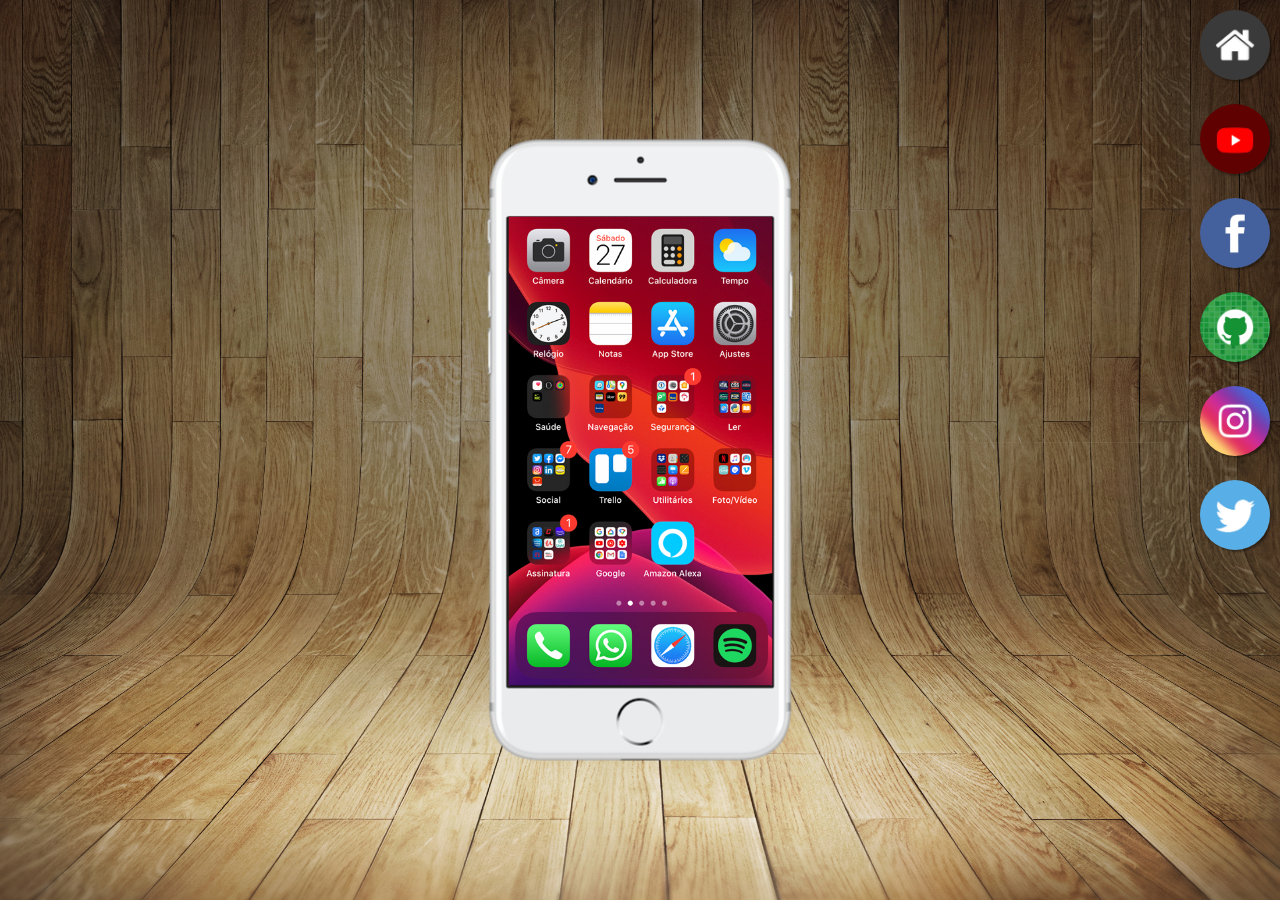
<file: index.html>
<!DOCTYPE html>
<html lang="pt-br">
<head>
    <meta charset="UTF-8">
    <meta name="viewport" content="width=device-width, initial-scale=1.0">
    <link rel="shortcut icon" href="favicon.ico" type="image/x-icon">
    <link rel="stylesheet" href="estilos/style.css">
    <title>Projeto Social</title>
</head>
<body>
    <main>
        <section id="tel">
            <iframe name="tela" id="tela" src="home.html" frameborder="0"></iframe>
        </section>

        <section id="redes">
            <a href="home.html" target="tela"><img src="imagens/logo-home.jpg" alt=""></a><br>
            <a href="yt.html" target="tela"><img src="imagens/logo-youtube.jpg" alt=""></a><br>
            <a href="face.html" target="tela"><img src="imagens/logo-facebook.jpg" alt=""></a><br>
            <a href="git.html" target="tela"><img src="imagens/logo-github.jpg" alt=""></a><br>
            <a href="insta.html" target="tela"><img src="imagens/logo-instagram.jpg" alt=""></a><br>
            <a href="twitter.html" target="tela"><img src="imagens/logo-twitter.jpg" alt=""></a>
        </section>
    </main>
    
</body>
</html>
</file>
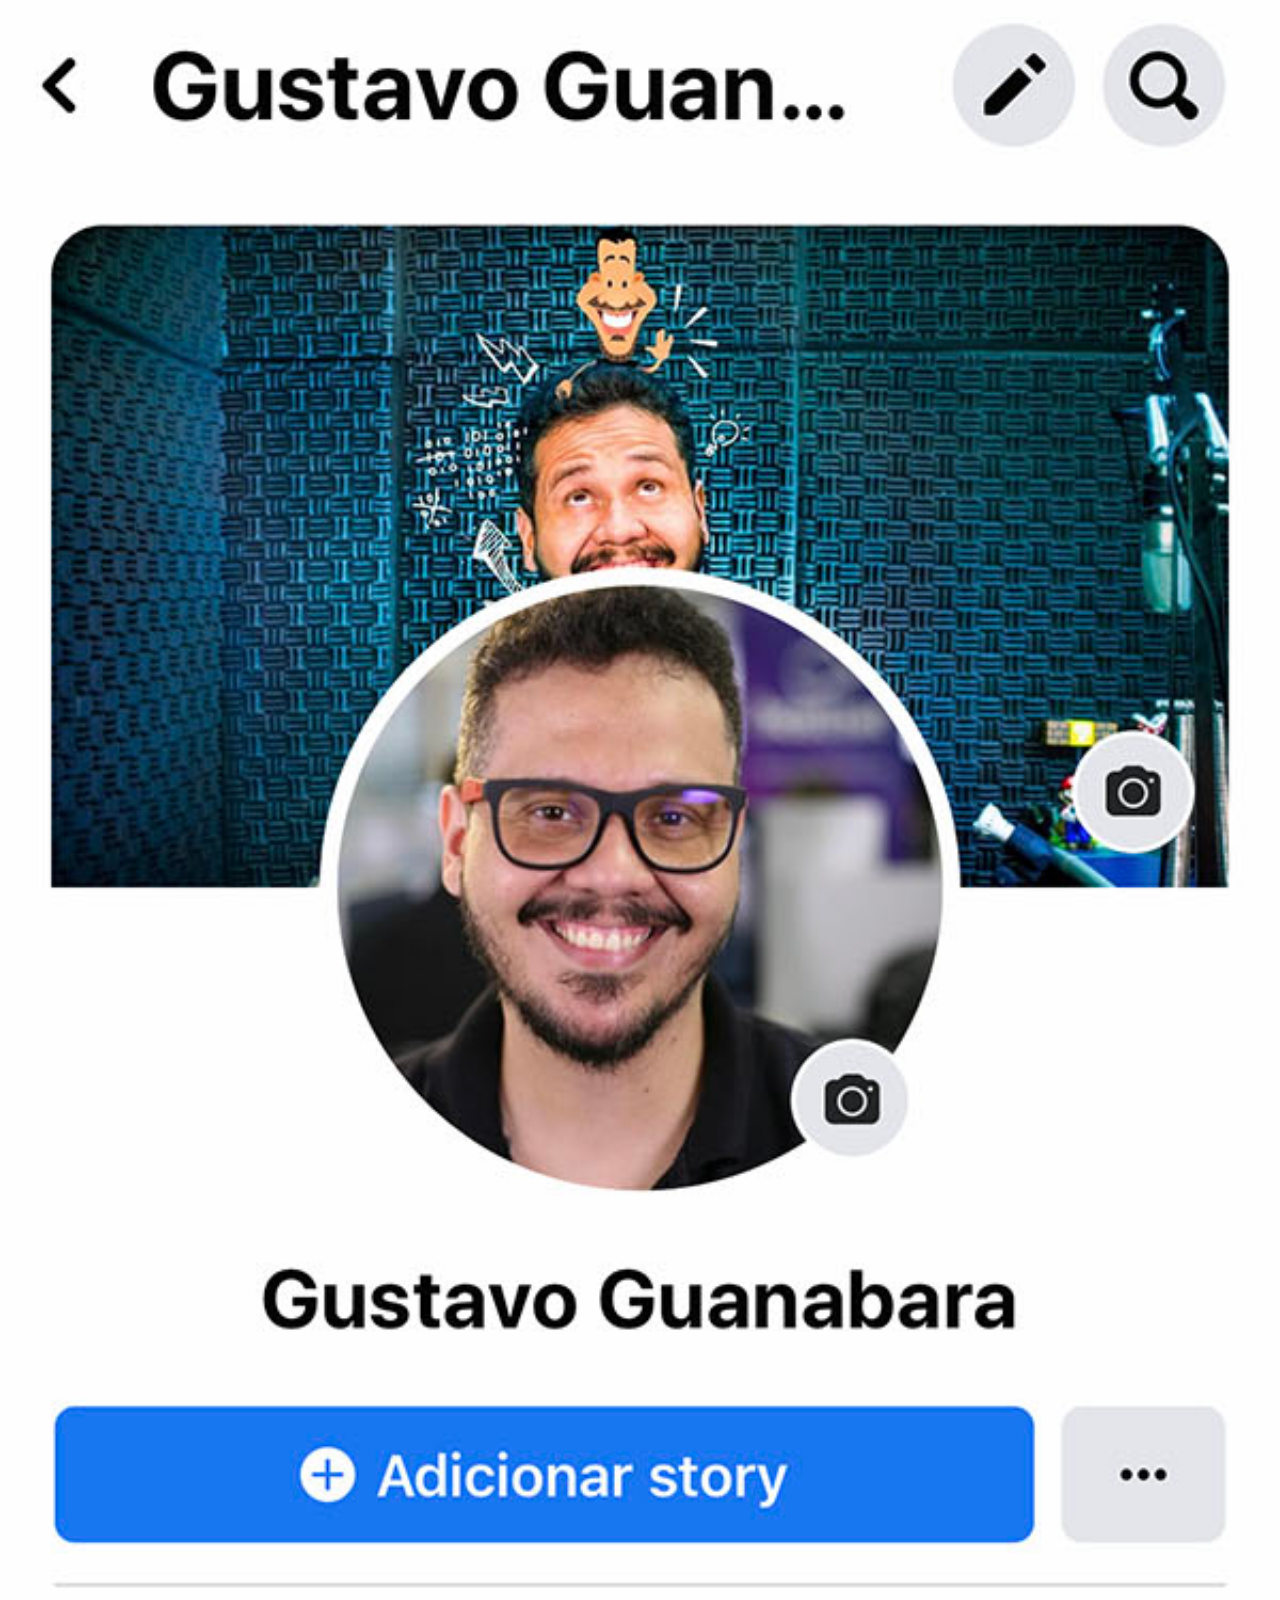
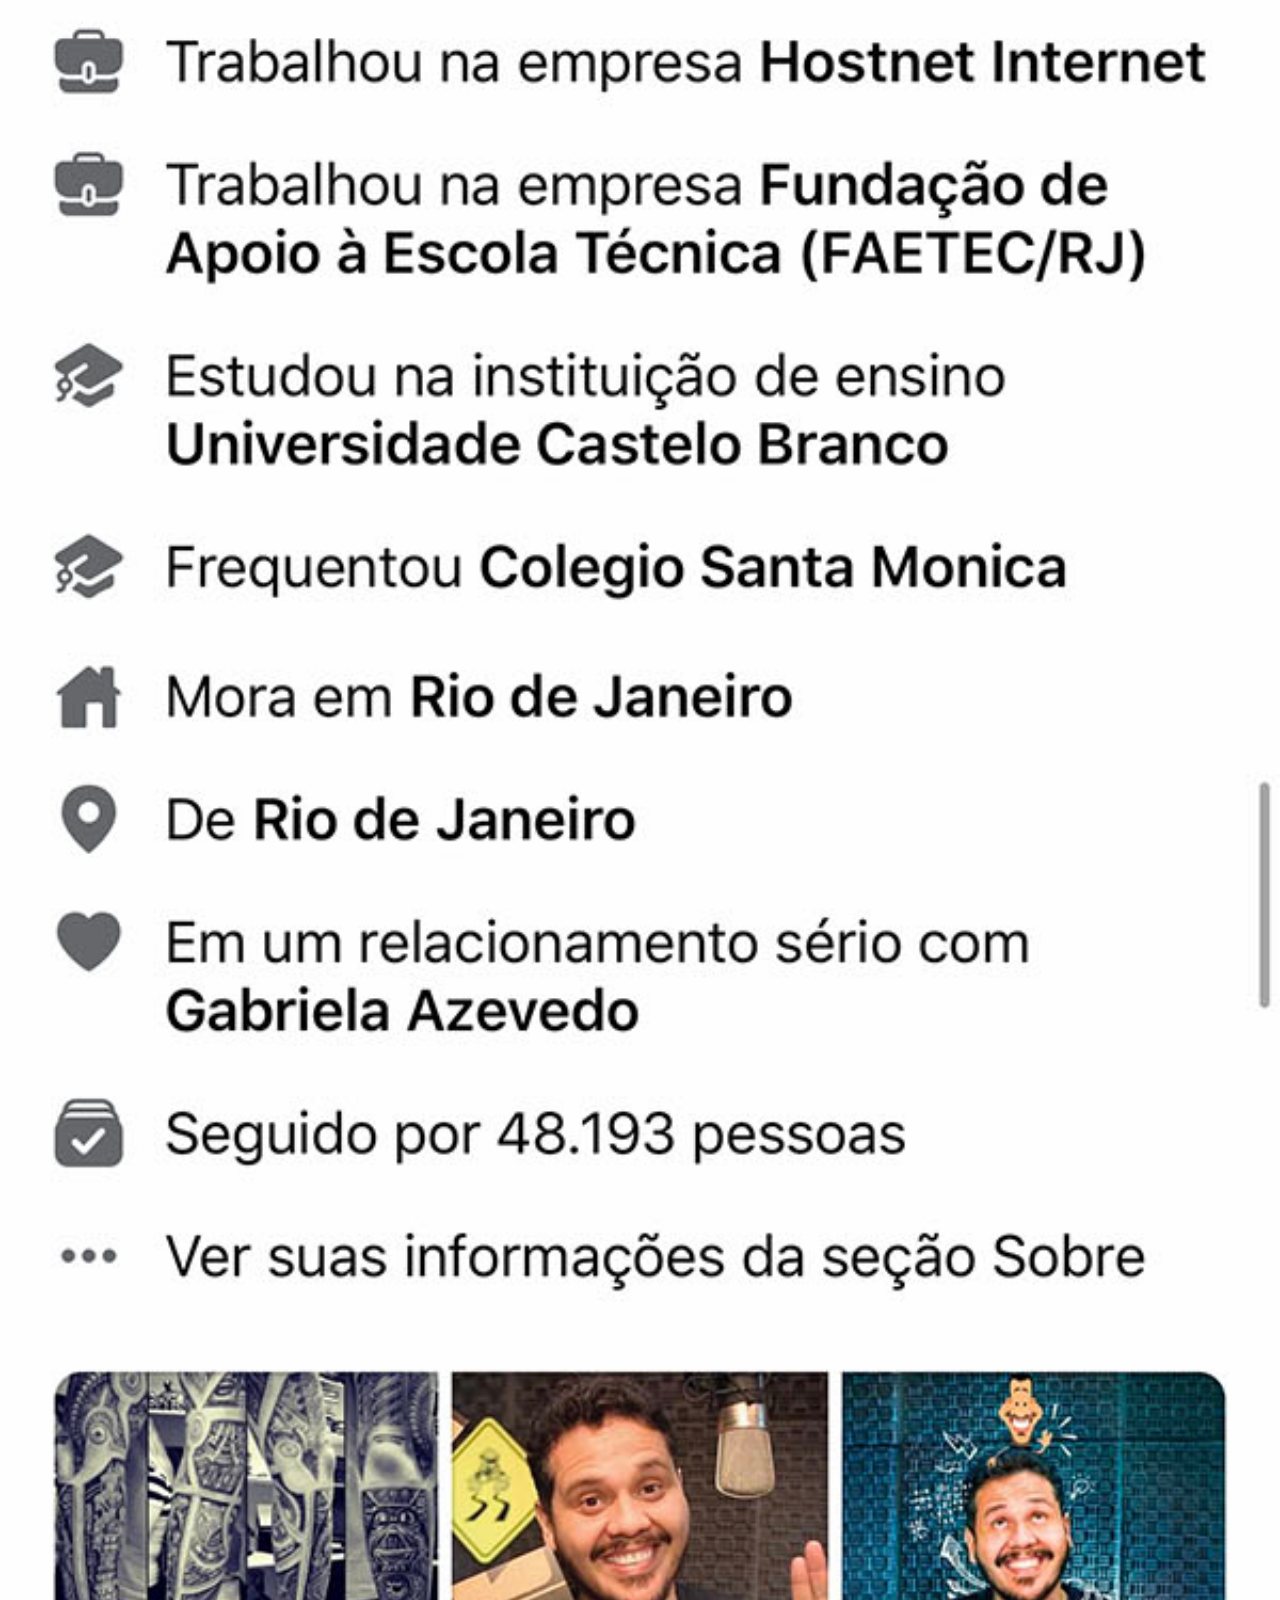
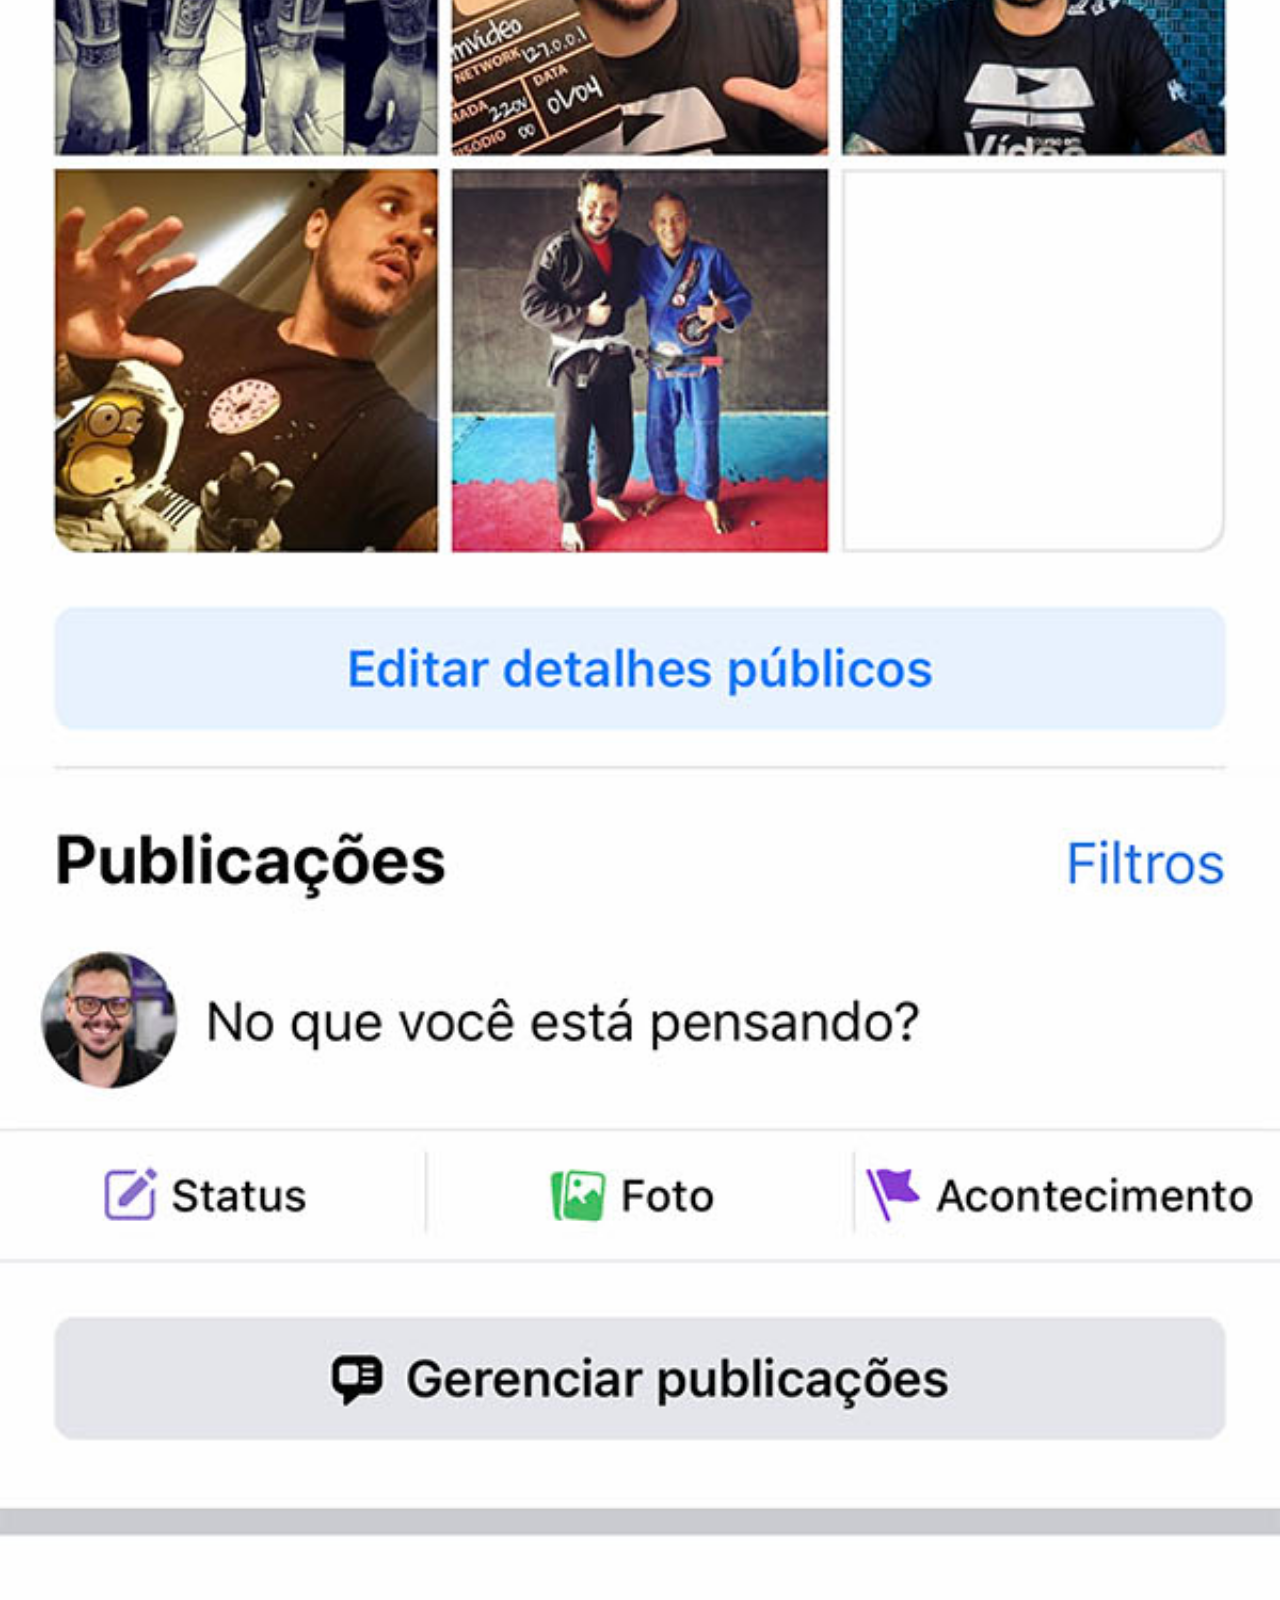
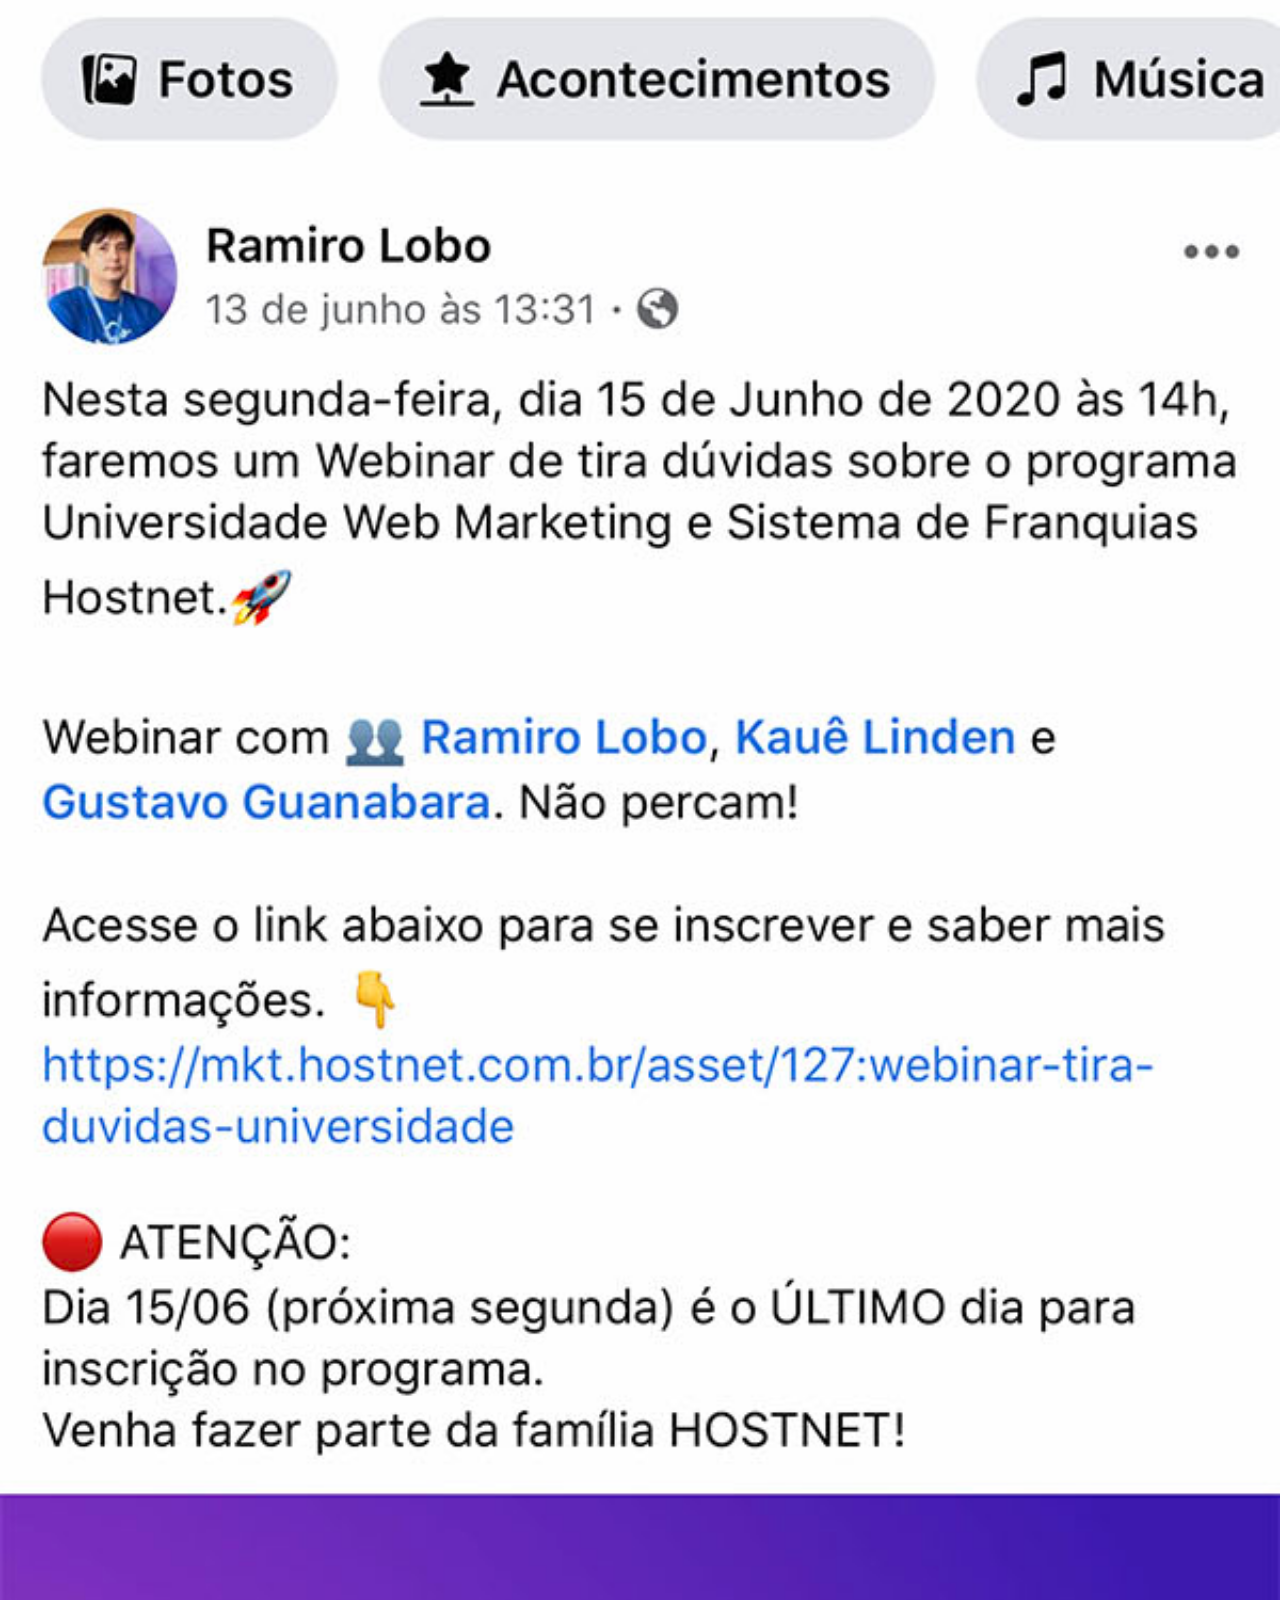
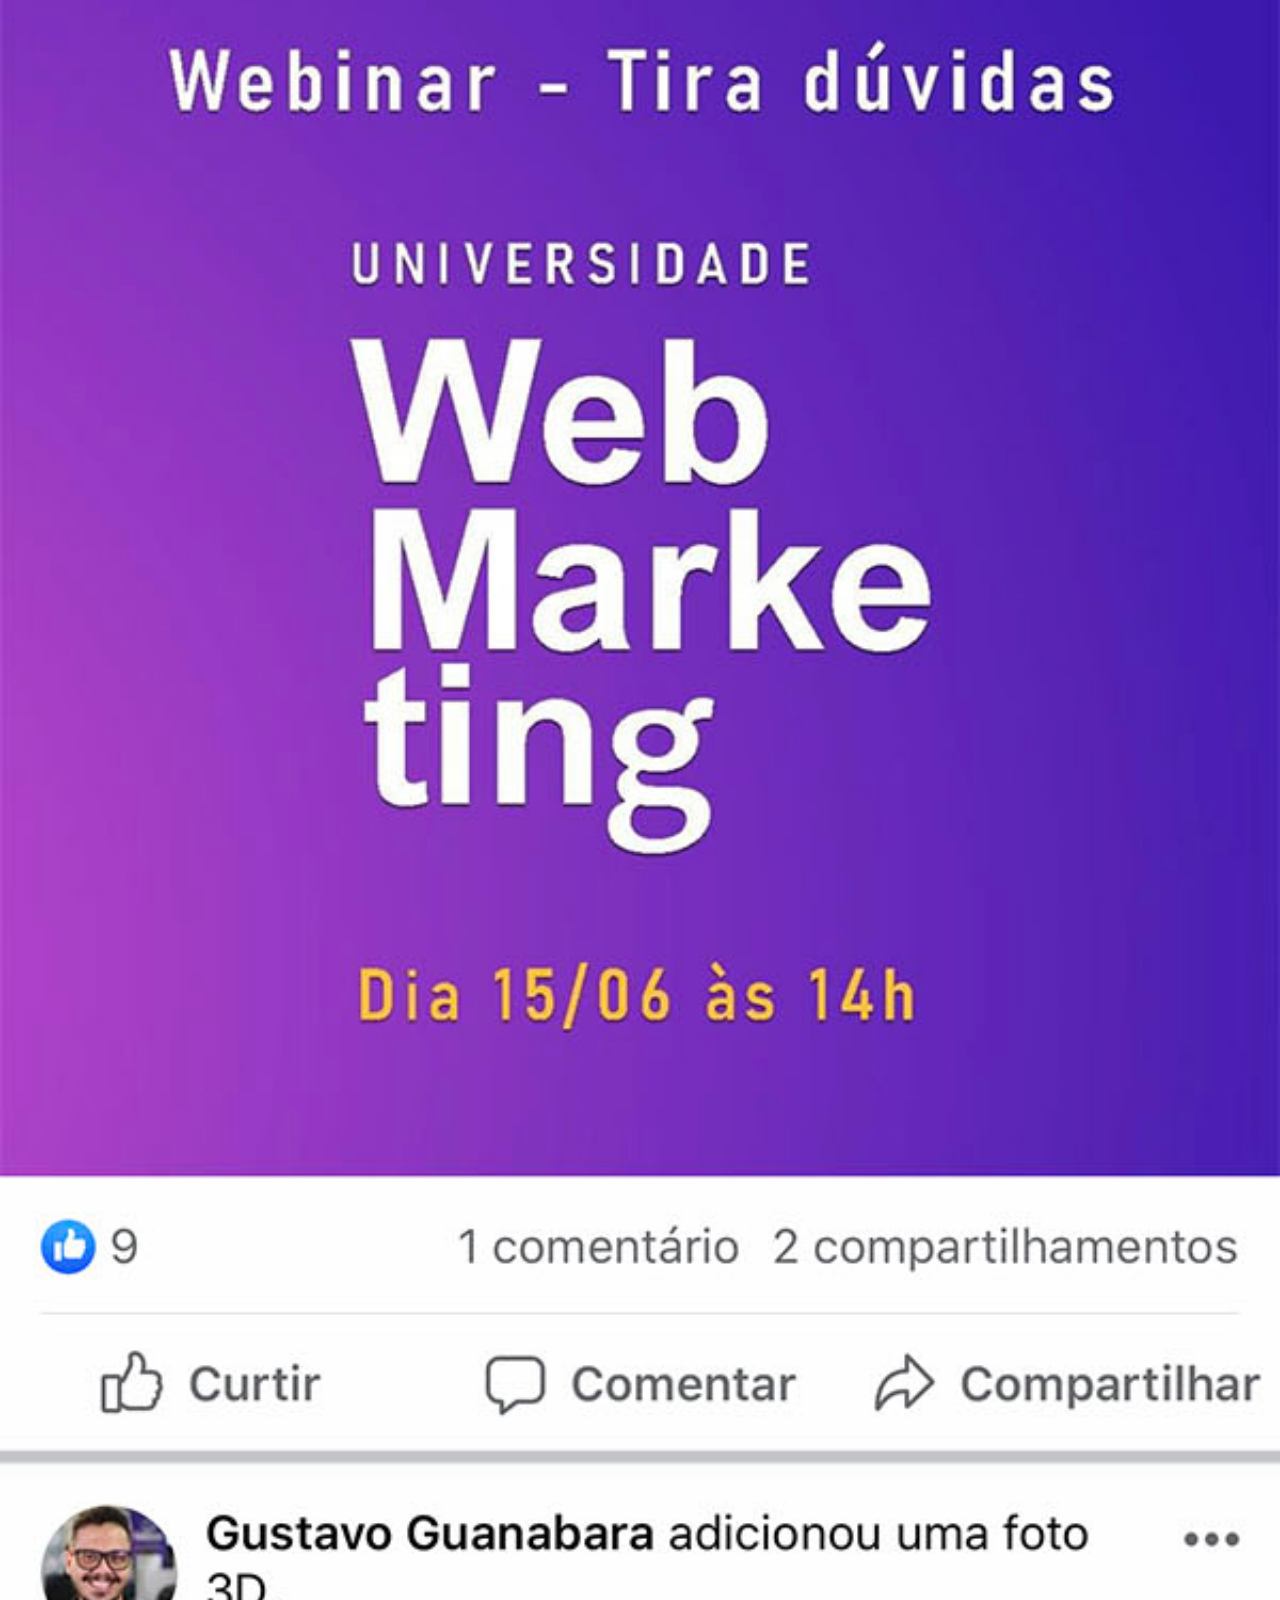
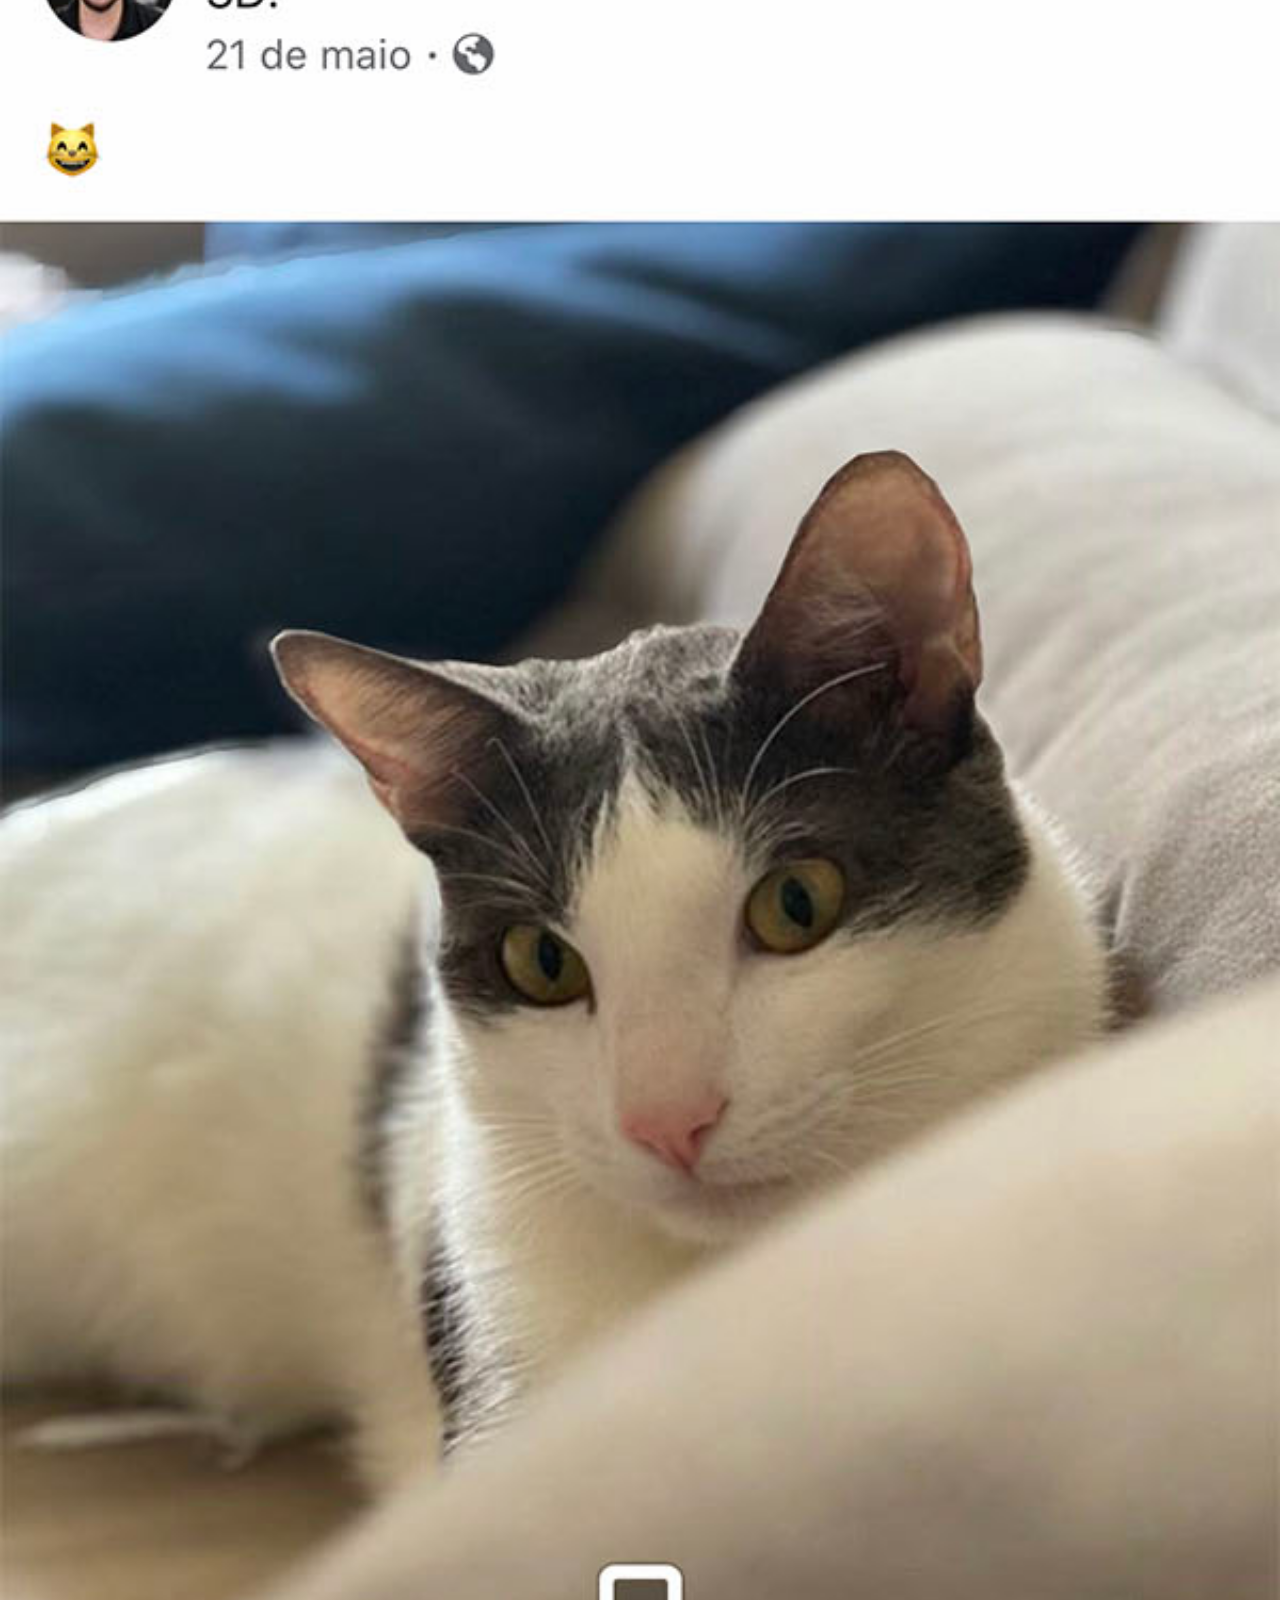
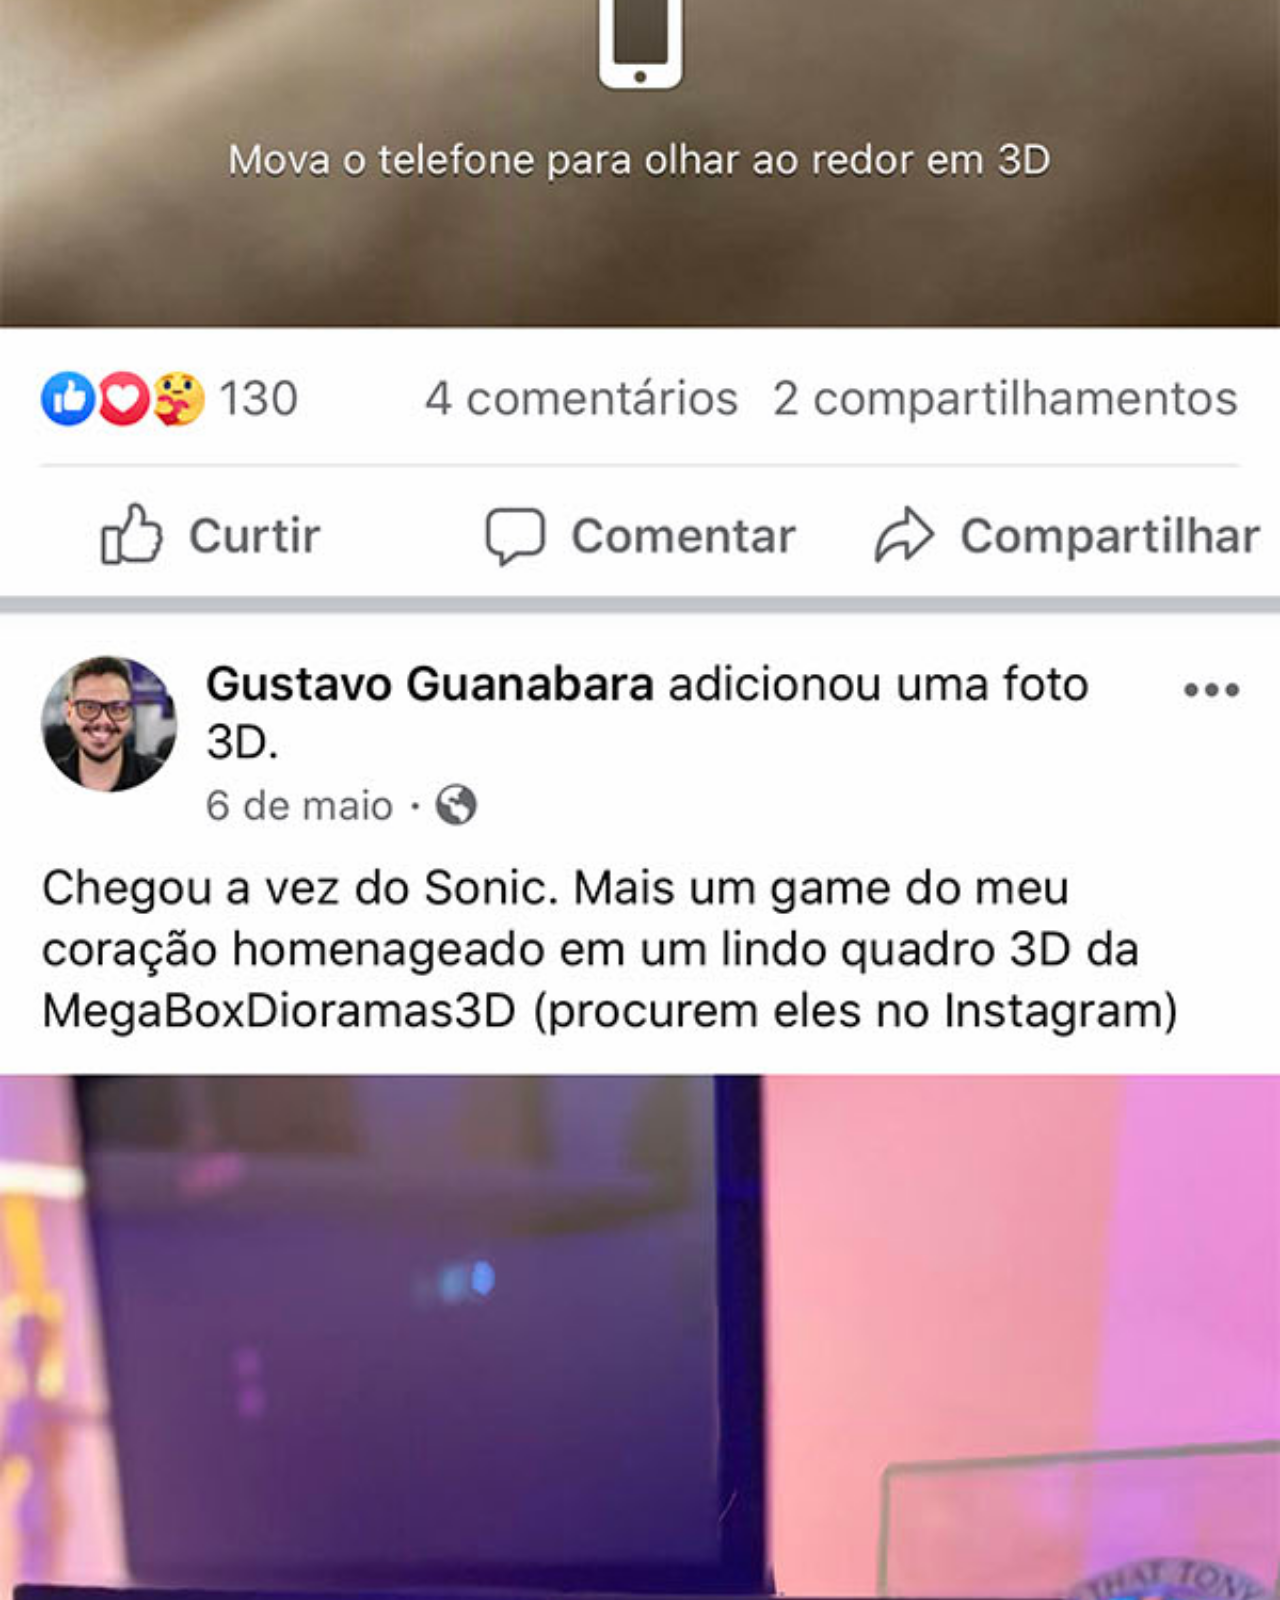
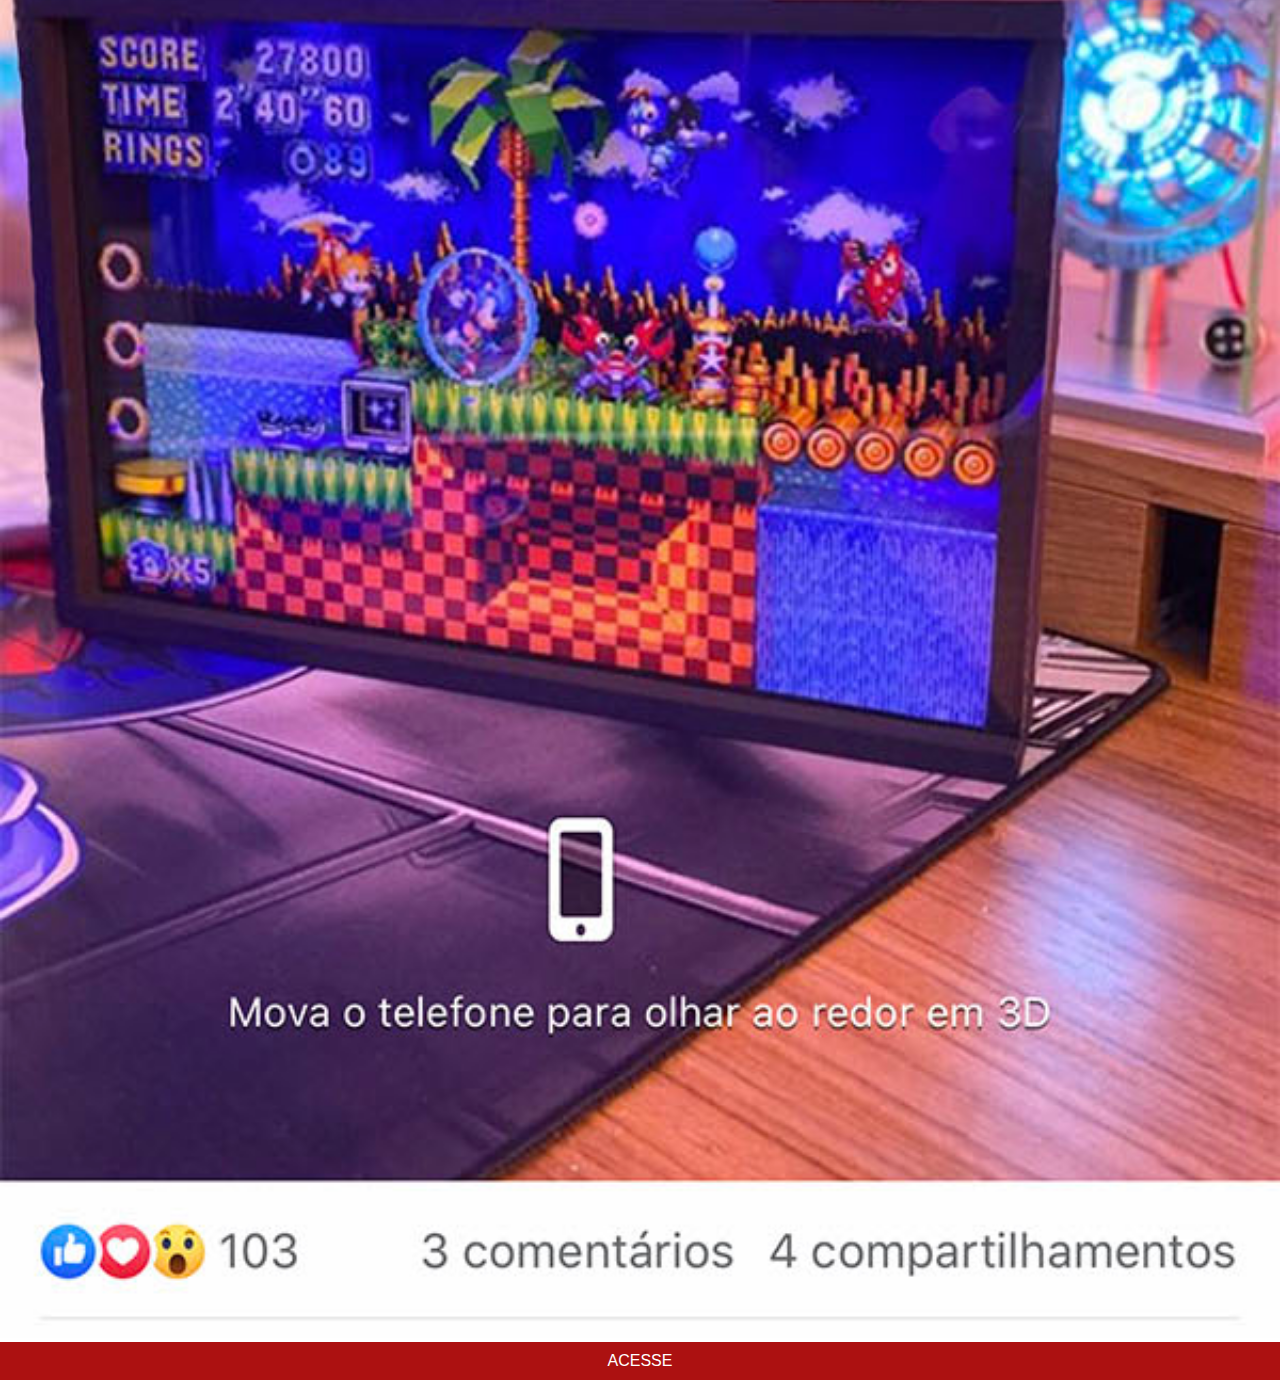
<file: face.html>
<!DOCTYPE html>
<html lang="pt-br">
<head>
    <meta charset="UTF-8">
    <meta name="viewport" content="width=device-width, initial-scale=1.0">
    <title>Face</title>
    <link rel="stylesheet" href="estilos/social.css">
</head>
<body>
    <img src="imagens/tela-facebook.jpg" alt="">
    <a href="#">ACESSE</a>
</body>
</html>
</file>
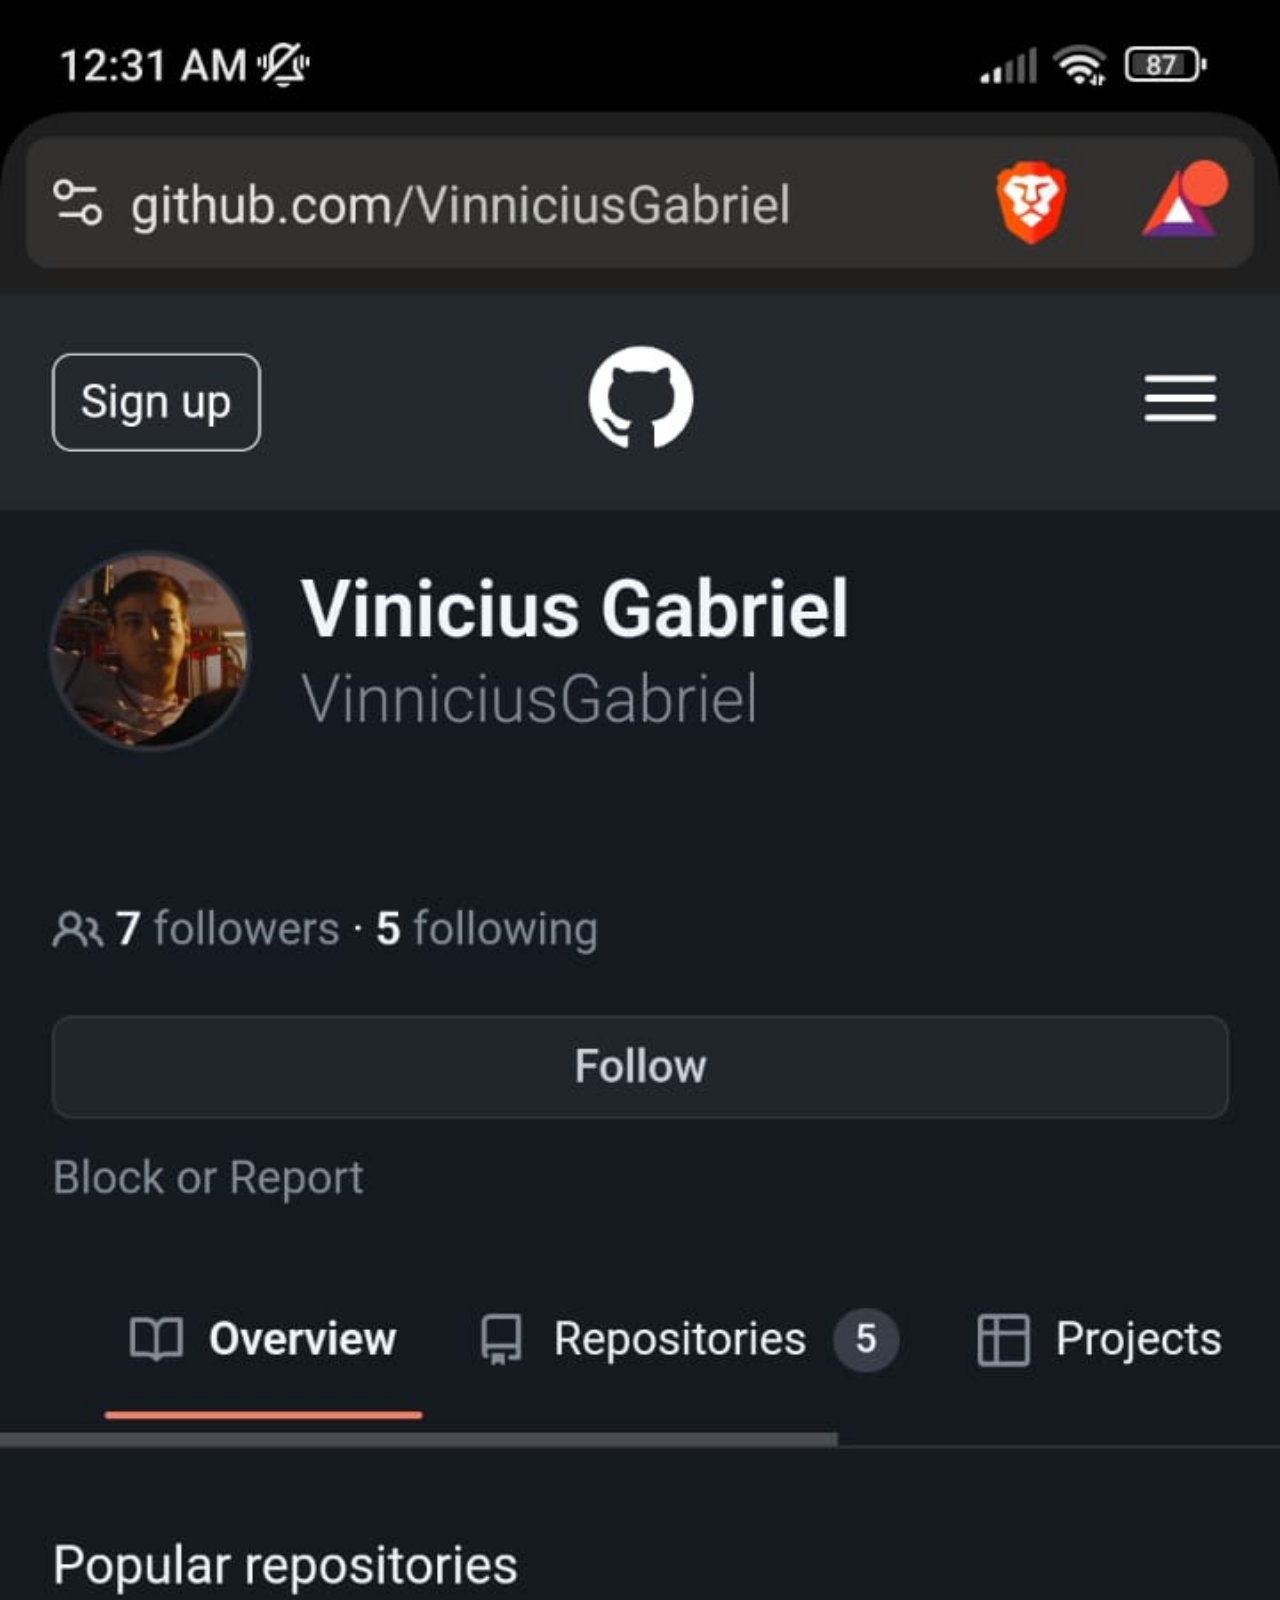
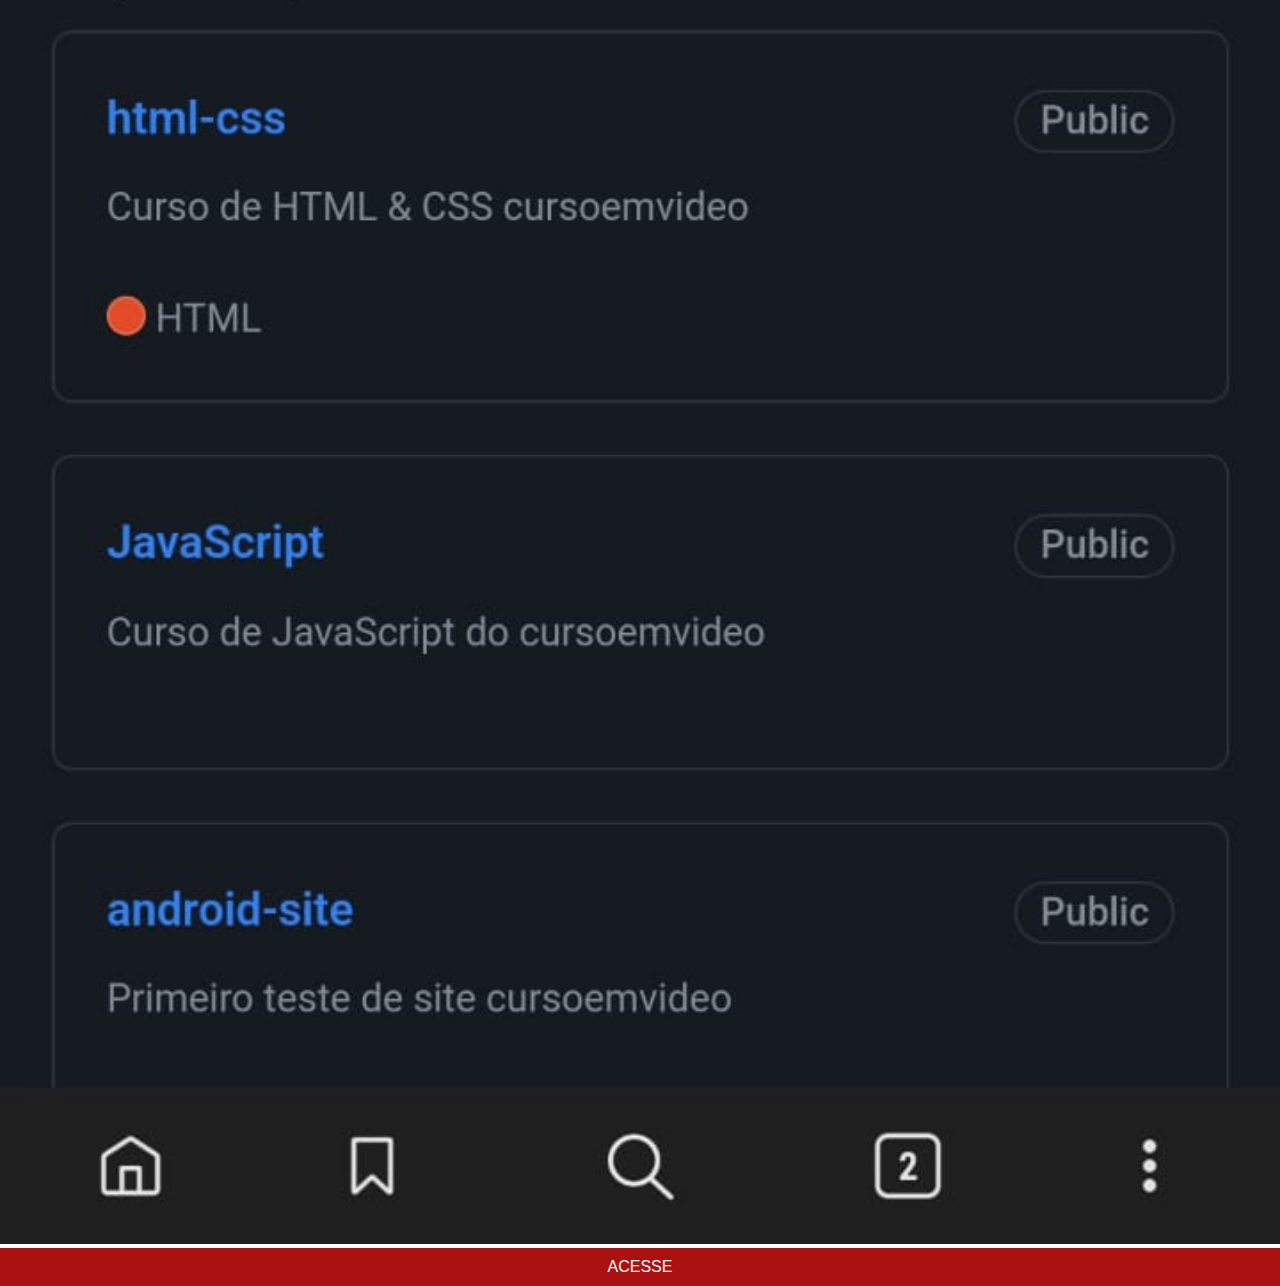
<file: git.html>
<!DOCTYPE html>
<html lang="pt-br">
<head>
    <meta charset="UTF-8">
    <meta name="viewport" content="width=device-width, initial-scale=1.0">
    <title>Git</title>
    <link rel="stylesheet" href="estilos/social.css">
</head>
<body>
    <img src="imagens/gt1.jpg" alt="">
    <a target="_blank" href="https://github.com/gustavoguanabara">ACESSE</a>
    
</body>
</html>
</file>
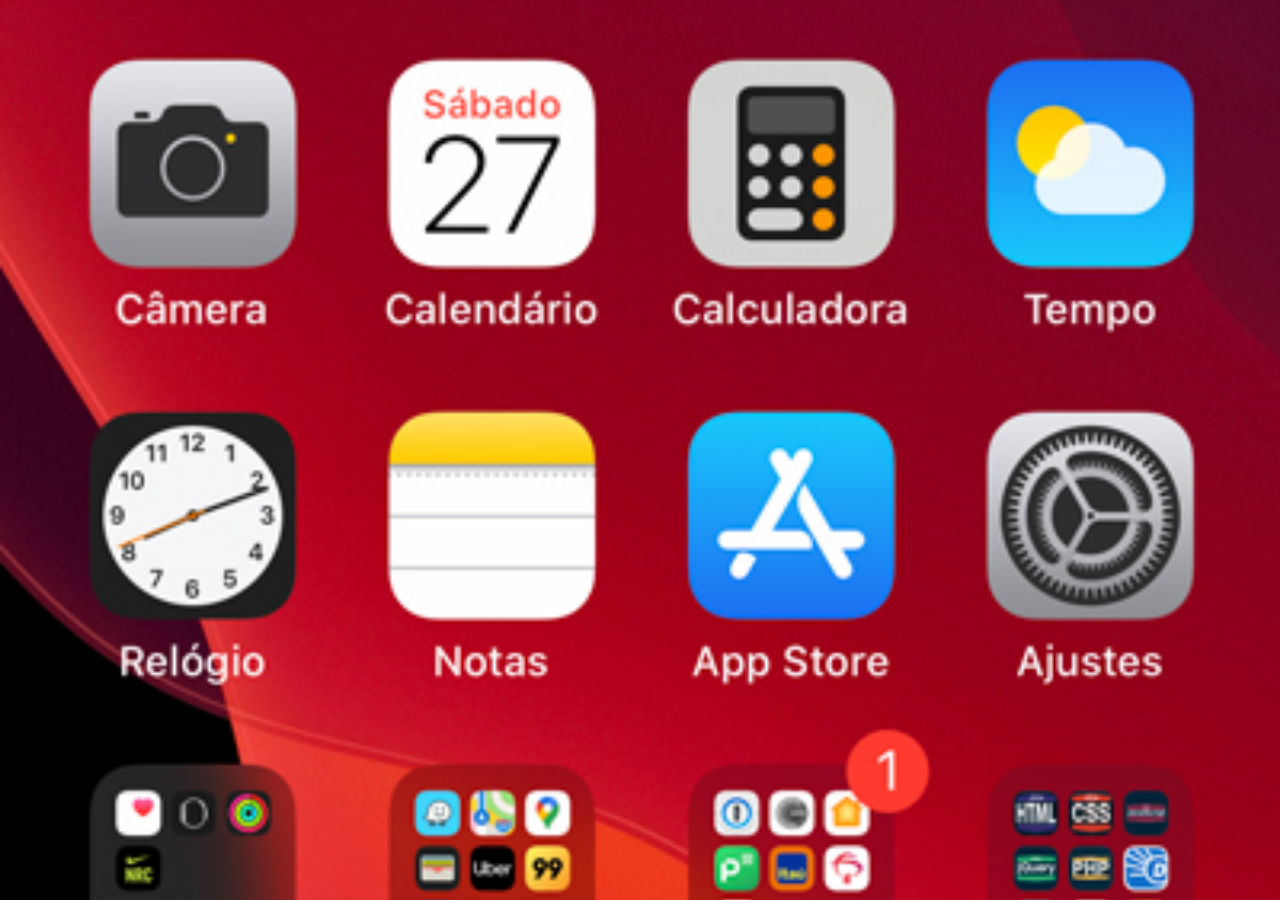
<file: home.html>
<!DOCTYPE html>
<html lang="pt-br">
<head>
    <meta charset="UTF-8">
    <meta name="viewport" content="width=device-width, initial-scale=1.0">
    <title>home</title>
    <style>
        *{
            margin: 0px;
            padding: 0px;
        }
        
        body{
            width: 100vw;
            height: 100vh;
            background: black url(imagens/tela-home.jpg);
            background-size: cover;
        }
    </style>
</head>
<body>
    
</body>
</html>
</file>
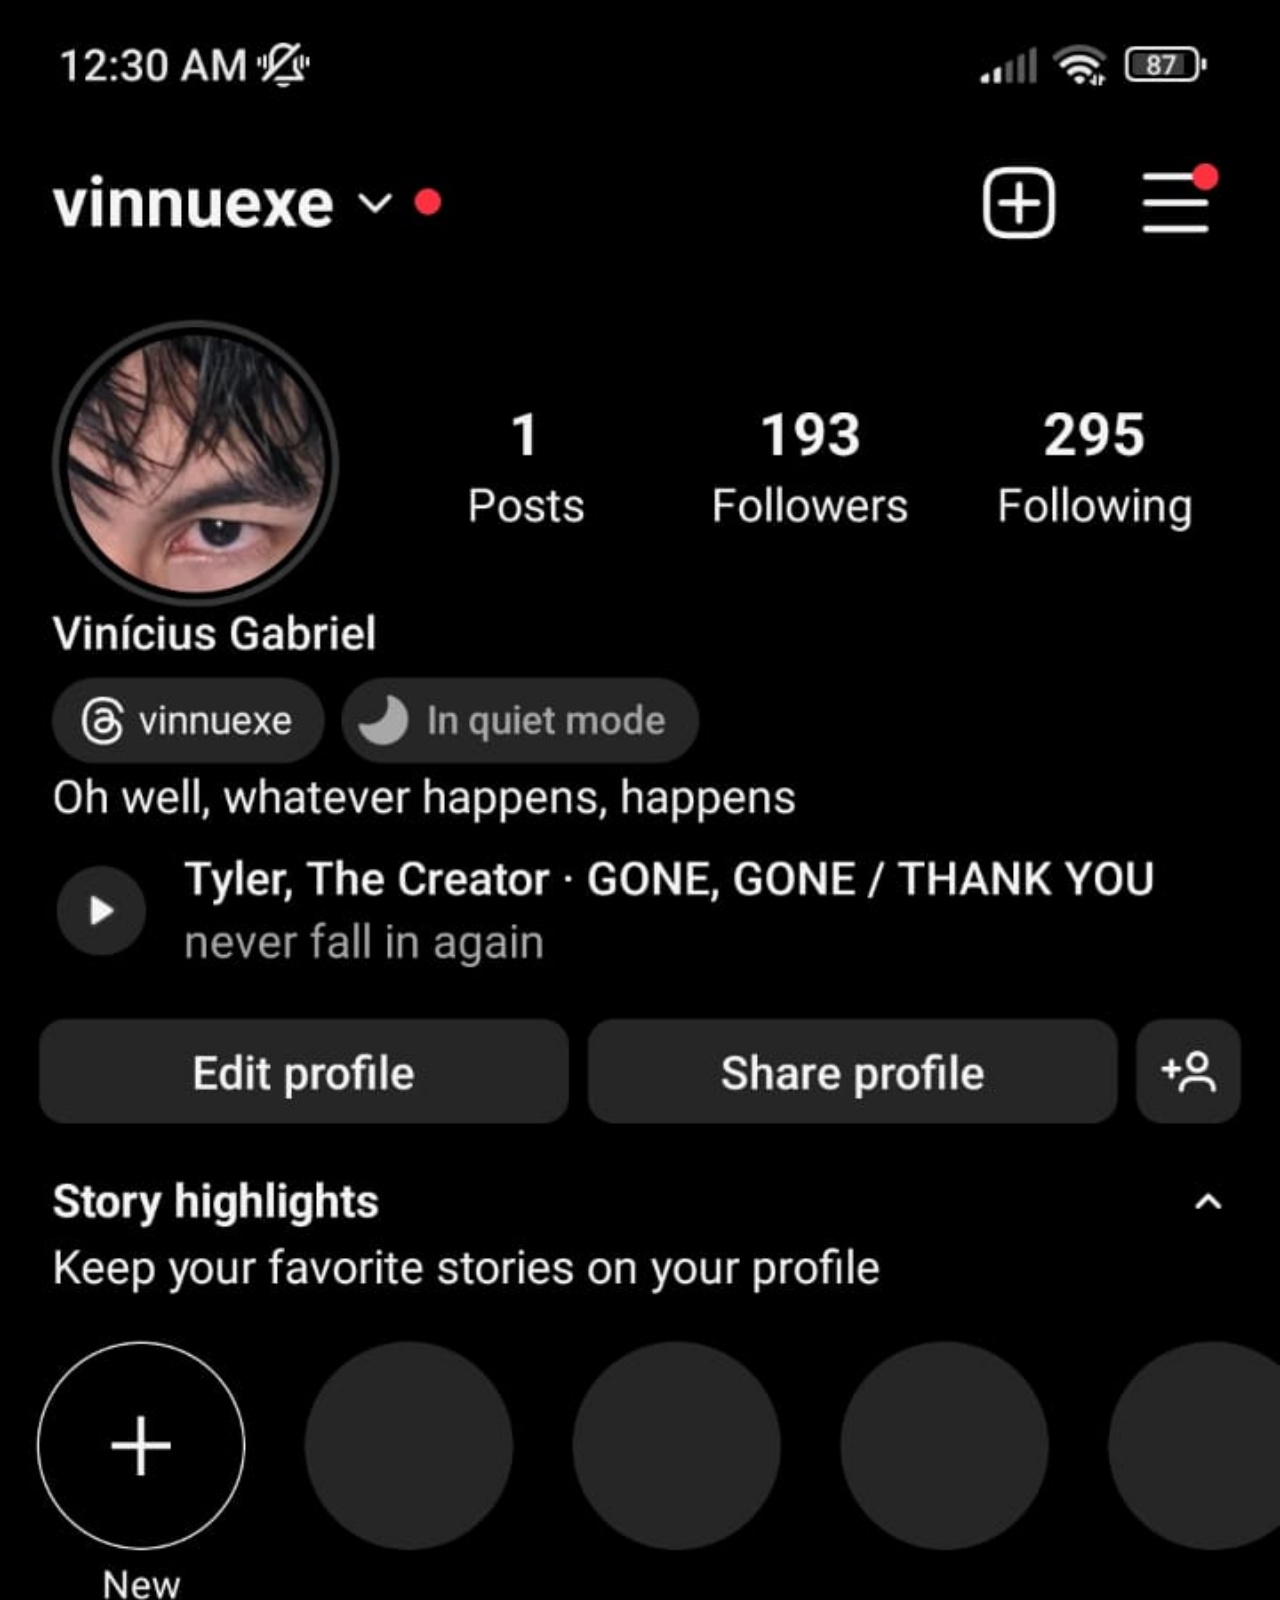
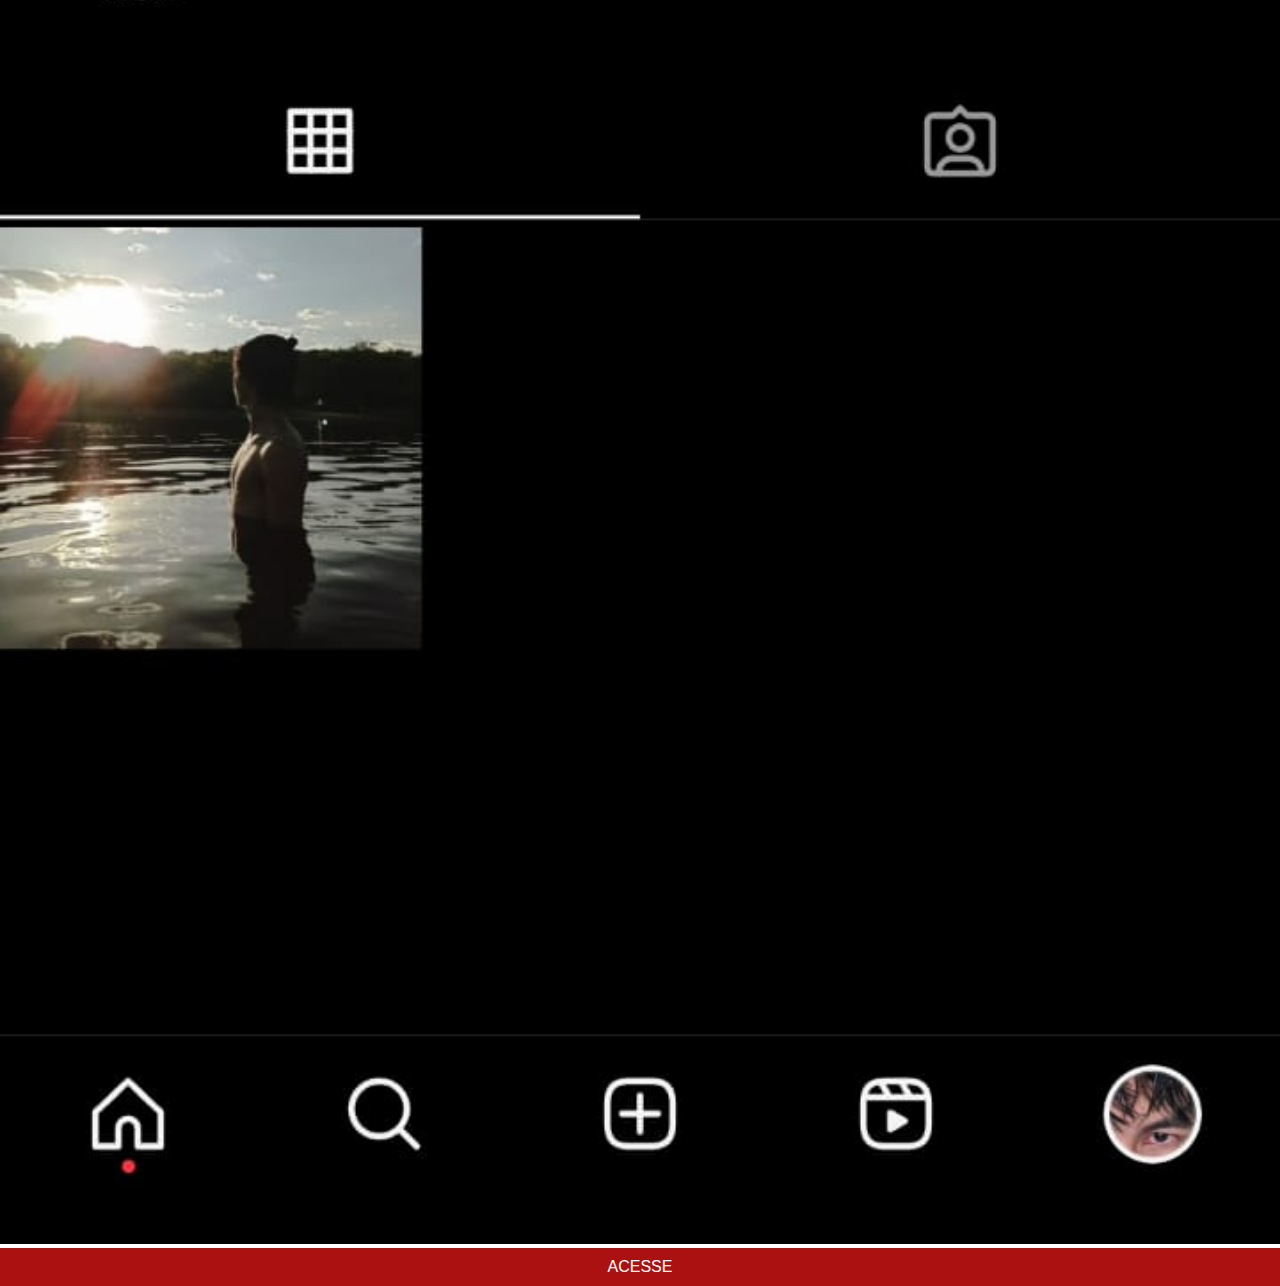
<file: insta.html>
<!DOCTYPE html>
<html lang="pt-br">
<head>
    <meta charset="UTF-8">
    <meta name="viewport" content="width=device-width, initial-scale=1.0">
    <title>Insta</title>
    <link rel="stylesheet" href="estilos/social.css">
</head>
<body>
    <img src="imagens/it.jpg" alt="">
    <a href="#">ACESSE</a>
</body>
</html>
</file>
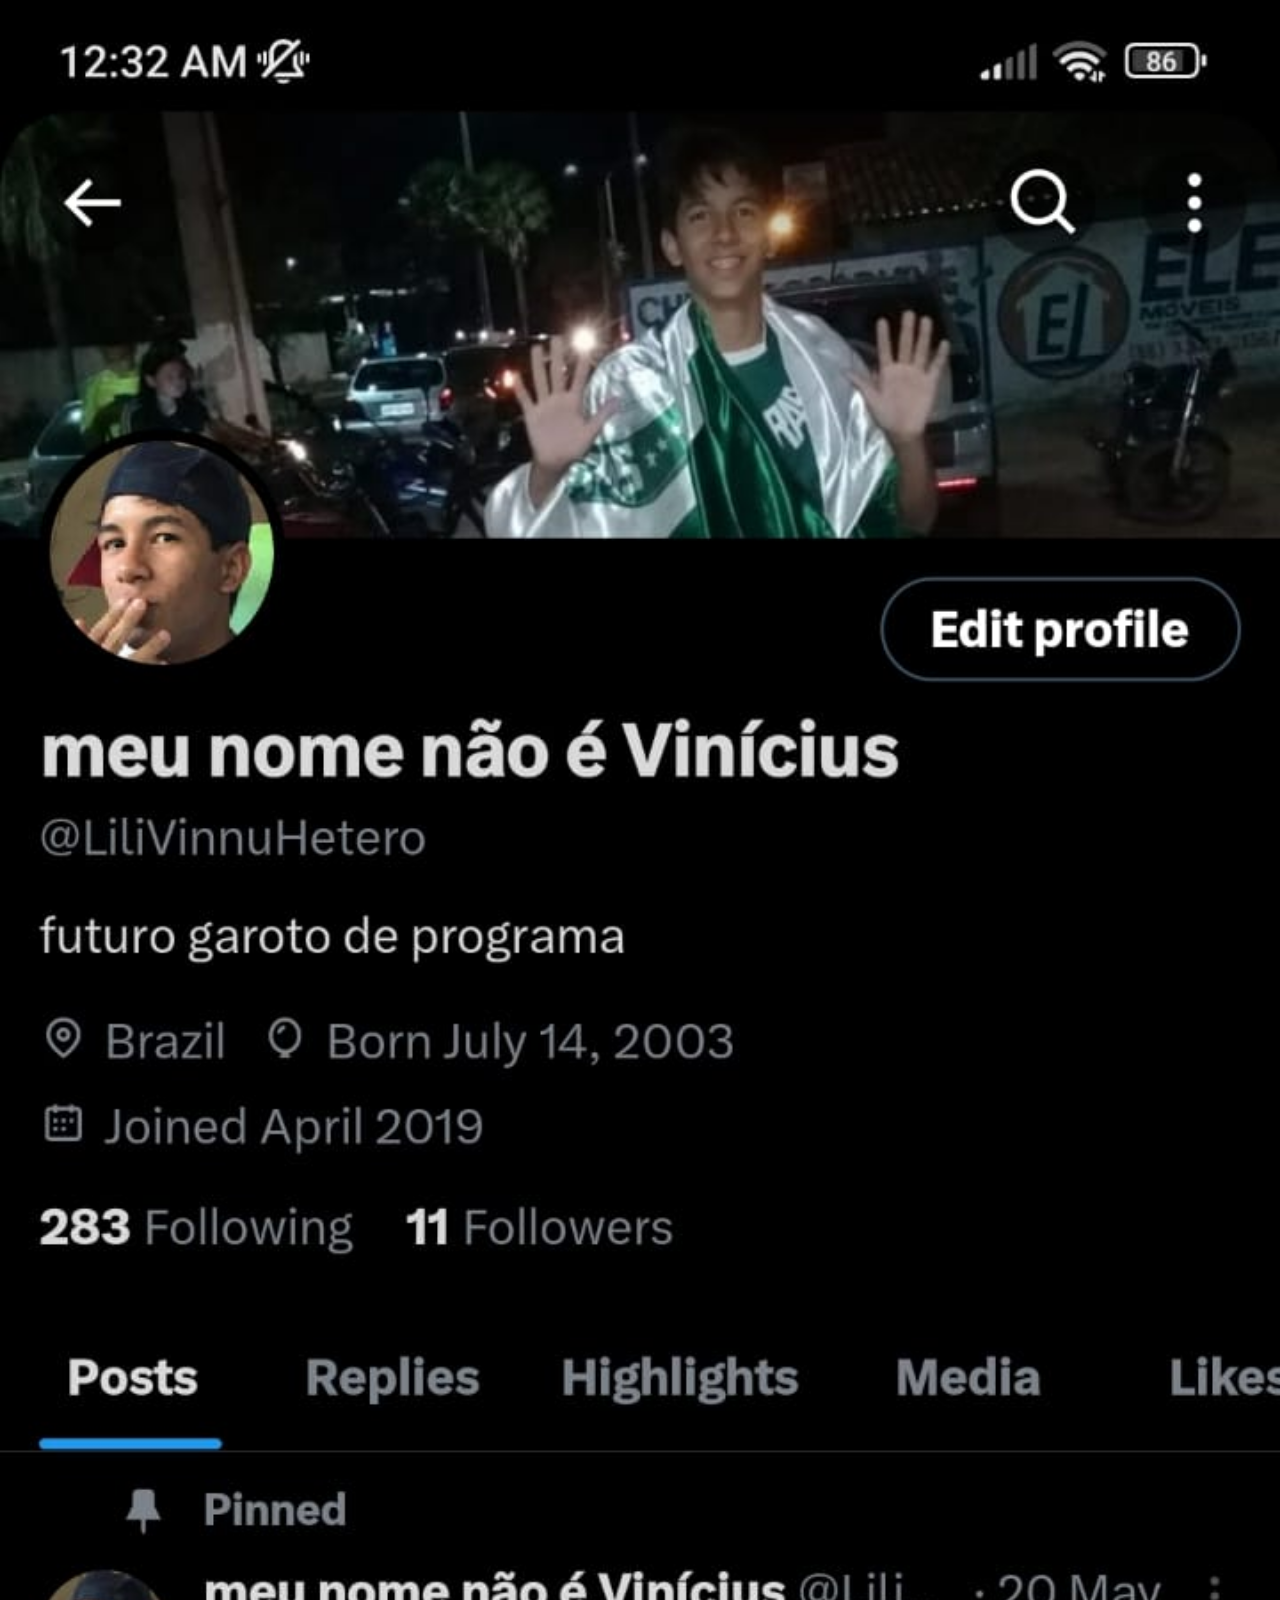
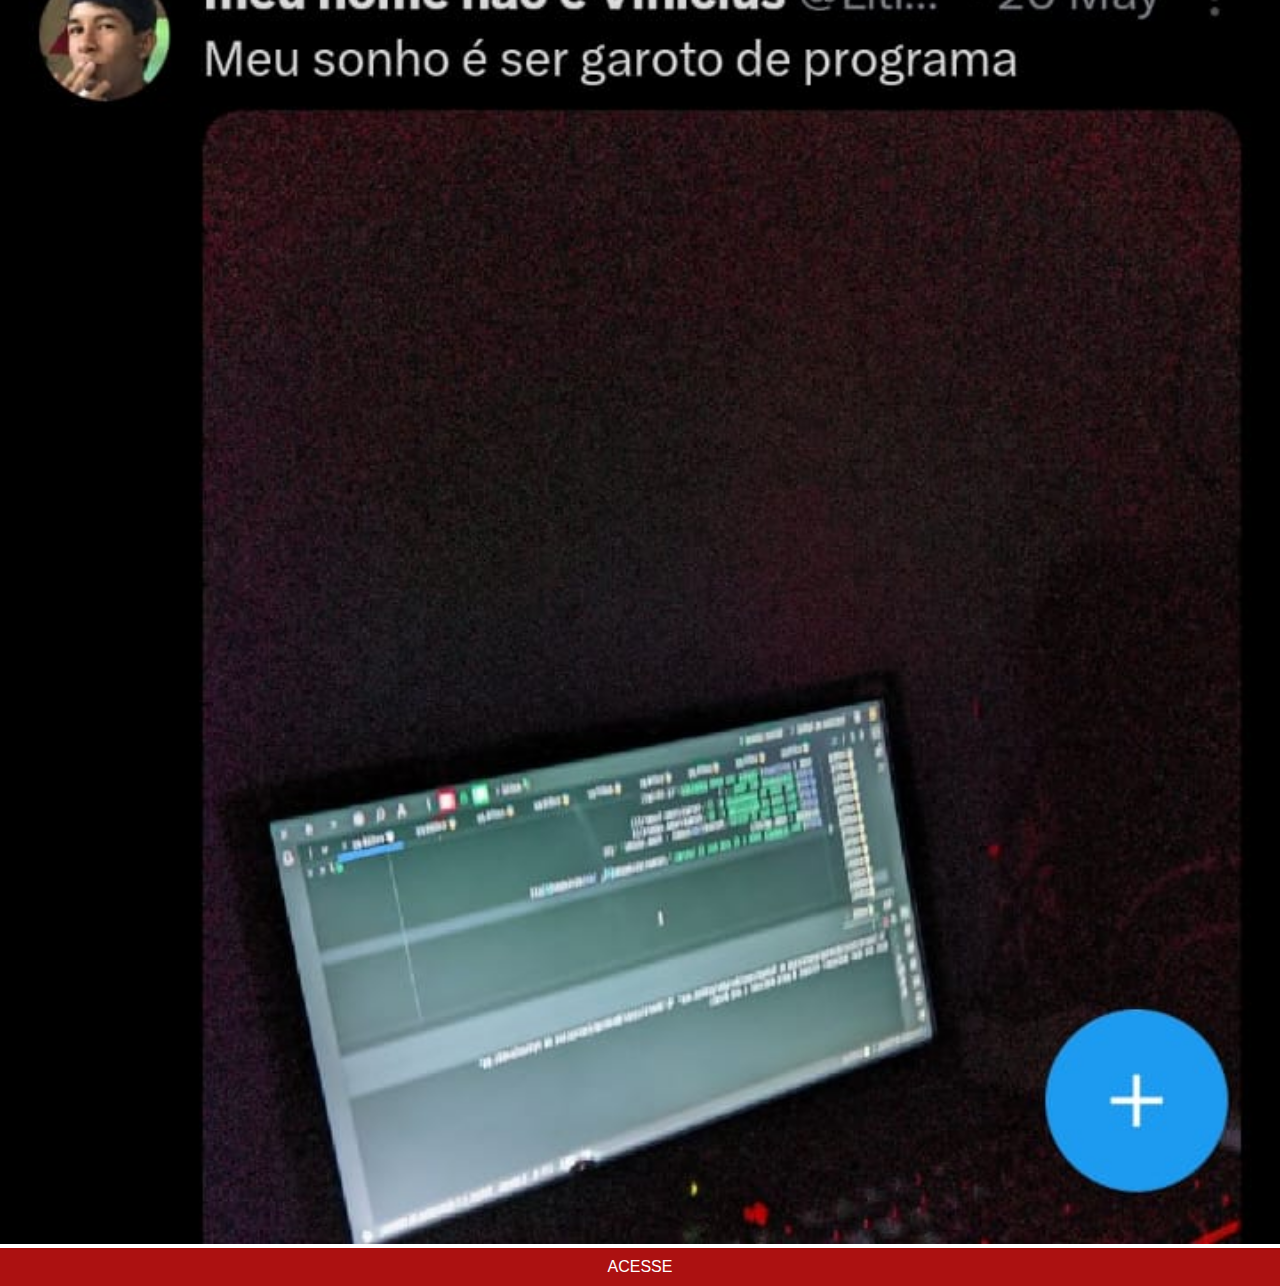
<file: twitter.html>
<!DOCTYPE html>
<html lang="pt-br">
<head>
    <meta charset="UTF-8">
    <meta name="viewport" content="width=device-width, initial-scale=1.0">
    <title>twitter</title>
    <link rel="stylesheet" href="estilos/social.css">
</head>
<body>
    <img src="imagens/tt2.jpg" alt="">
    <a href="#">ACESSE</a>
</body>
</html>
</file>
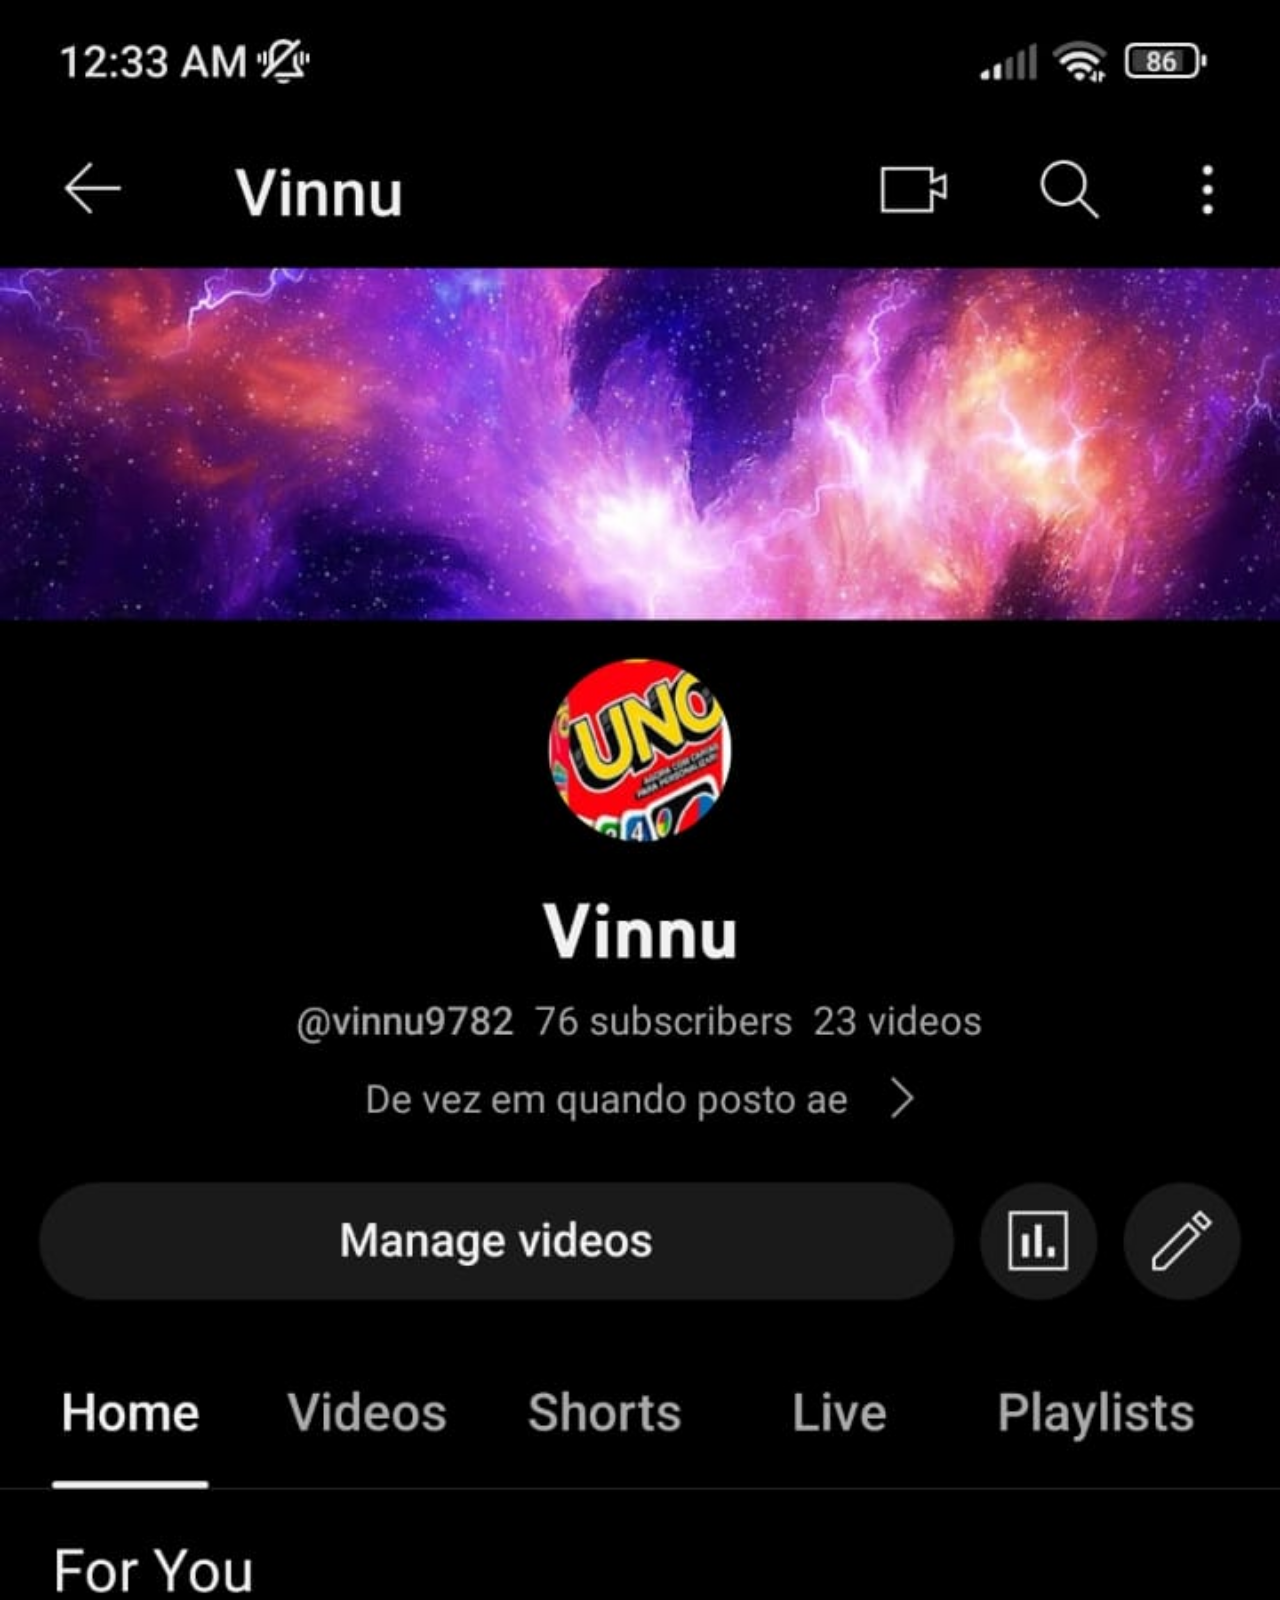
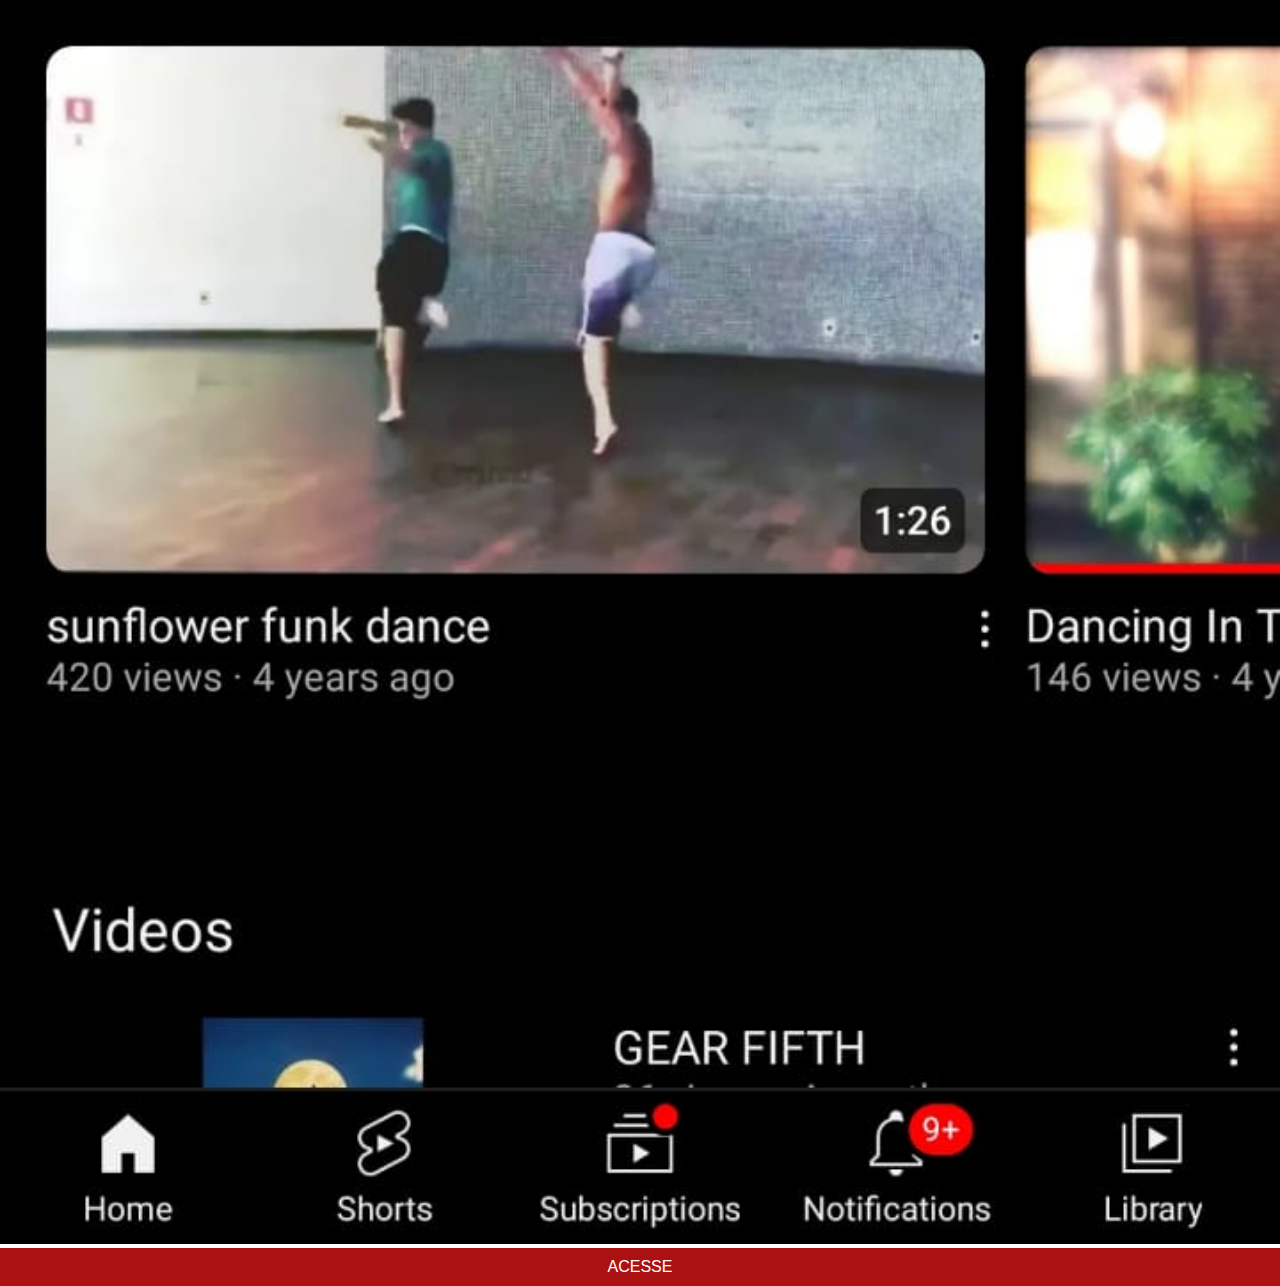
<file: yt.html>
<!DOCTYPE html>
<html lang="pt-br">
<head>
    <meta charset="UTF-8">
    <meta name="viewport" content="width=device-width, initial-scale=1.0">
    <title>youtube</title>
    <link rel="stylesheet" href="estilos/social.css">
</head>
<body>
    <img src="imagens/yt2.jpg" alt="">
    <a target="_blank" href="https://www.youtube.com/@CursoemVideo">ACESSE</a>
</body>
</html>
</file>
<file: estilos/style.css>
@charset "UTF-8";

* {
    padding: 0px;
    margin: 0px;
    font-family: Arial, Helvetica, sans-serif;
}

html, body {
    height: 100vh;
    width: 100vw;
    background-color: black;
}

body{
    background: url(../imagens/fundo-madeira.jpg) no-repeat top center;
    background-size: cover;
    background-attachment: fixed;
}

main {
    height: 100vh;
    width: 100vw;
    position: relative;
} 

section#tel{
    height: 627px;
    width: 311px;
    background: url(../imagens/frame-iphone.png) no-repeat;
    position: absolute;
    top: 50%;
    left: 50%;
    transform: translate(-50%, -50%);
}

iframe#tela{
    position: relative;
    top: 80px;
    left: 24px;
    height:469px;
    width: 264px;
}
section#redes{
    text-align: right;
}
section#redes img{
    width: 70px;
    margin: 10px;
    border-radius: 50%;
    box-sizing: border-box;
    box-shadow: 2px 2px 2px rgba(0, 0, 0, 0.377);
}
section#redes img:hover{
    border: 2px solid white;
    transition: transform .5s;

}
</file>
<file: estilos/social.css>
@charset "UTF-8";

*{
    margin: 0px;
    padding: 0px;
    font-family: Arial, Helvetica, sans-serif;
}
img{
    width: 100vw;
}

::-webkit-scrollbar{
    width: 0px;
    height: 0px;}
a{
    display: block;
    background-color: rgb(172, 17, 17);
    padding: 10px;
    text-decoration: none;
    color: white;
    font-weight: 500;
    text-align: center;
}
a:hover{
    background-color: rgb(255, 81, 81);
}
</file>
